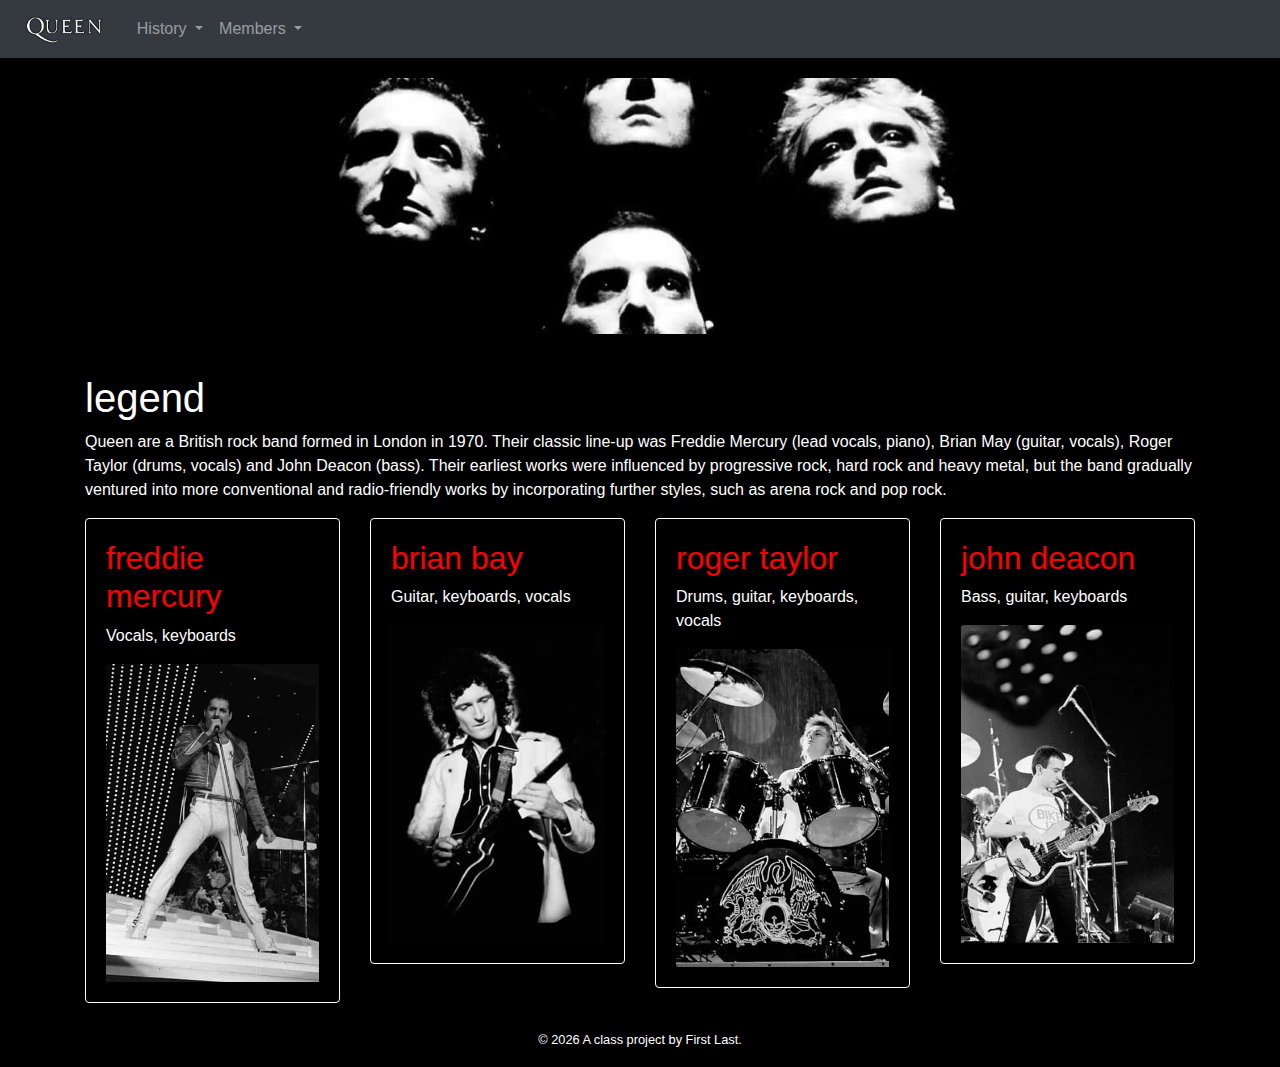
<file: docs/index.html>
<!doctype html>
<html lang="en">
<head>
  <title>Queen</title>
  <meta name="description" content="Queen - history, discography, members">
  <meta charset="utf-8">
  <meta http-equiv="X-UA-Compatible" content="IE=edge" />
  <meta name="viewport" content="width=device-width, initial-scale=1, maximum-scale=1">
  <link rel="stylesheet" href="css/main.css">
</head>
<body>
  <nav class="navbar navbar-expand-lg navbar-dark bg-dark">
  <a class="navbar-brand" href="index.html"><img src="img/queen-logo-white.png" height="30px"></a>
  <button class="navbar-toggler" type="button" data-toggle="collapse" data-target="#navbarNavDropdown" aria-controls="navbarNavDropdown" aria-expanded="false" aria-label="Toggle navigation">
    <span class="navbar-toggler-icon"></span>
  </button>
  <div class="collapse navbar-collapse" id="navbarNavDropdown">
    <ul class="navbar-nav">
      <li class="nav-item dropdown">
        <a class="nav-link dropdown-toggle" href="#" id="navbarDropdownMenuLink" role="button" data-toggle="dropdown" aria-haspopup="true" aria-expanded="false">
          History
        </a>
        <div class="dropdown-menu" aria-labelledby="navbarDropdownMenuLink">
          <a class="dropdown-item" href="discography.html">Discography</a>
          <a class="dropdown-item" href="concerts.html">Concerts</a>
          <a class="dropdown-item" href="billboard.html">Billboard</a>
          </li>
      <li class="nav-item dropdown">
        <a class="nav-link dropdown-toggle" href="#" id="navbarDropdownMenuLink" role="button" data-toggle="dropdown" aria-haspopup="true" aria-expanded="false">
          Members
        </a>
        <div class="dropdown-menu" aria-labelledby="navbarDropdownMenuLink">
          <a class="dropdown-item" href="freddie-mercury.html">Freddie Mercury</a>
          <a class="dropdown-item" href="brian-may.html">Brian May</a>
          <a class="dropdown-item" href="john-deacon.html">John Deacon</a>
          <a class="dropdown-item" href="roger-taylor.html">Roger Taylor</a>
        </div>
      </li>
    </ul>
  </div>
</nav>

  <div class="jumbotron banner text-center">
</div>
  
  
<div class="container">
  <div class="row">
   <div class="col-12">
    <h1>legend</h1>
    <p>Queen are a British rock band formed in London in 1970. Their classic line-up was Freddie Mercury (lead vocals, piano), Brian May (guitar, vocals), Roger Taylor (drums, vocals) and John Deacon (bass). Their earliest works were influenced by progressive rock, hard rock and heavy metal, but the band gradually ventured into more conventional and radio-friendly works by incorporating further styles, such as arena rock and pop rock.</p>
   </div>
  </div>
     <div class="row">
 
    <div class="col-sm-6 col-lg-3">
    <div class="card mb-4">
     <div class="card-body">
      <h2> <a href="freddie-mercury.html" class="card-link"> freddie mercury</a></h2> 
      <p class="card-text"> Vocals, keyboards </p>
      <img src="img/freddie-mercury-bw.jpg" class="card-img-top"> 
     </div>
    </div>
   </div>
   
    <div class="col-sm-6 col-lg-3">
    <div class="card mb-4">
     <div class="card-body">
      <h2> <a href="brian-may.html" class="card-link"> brian bay</a></h2> 
      <p class="card-text"> Guitar, keyboards, vocals </p>
      <img src="img/brian-may-bw.jpg" class="card-img-top"> 
     </div>
    </div>
   </div>
   
    <div class="col-sm-6 col-lg-3">
    <div class="card mb-4">
     <div class="card-body">
      <h2> <a href="roger-taylor.html" class="card-link"> roger taylor</a></h2> 
      <p class="card-text"> Drums, guitar, keyboards, vocals </p>
      <img src="img/roger-taylor-bw.jpg" class="card-img-top"> 
     </div>
    </div>
   </div>
   
    <div class="col-sm-6 col-lg-3">
    <div class="card mb-4">
     <div class="card-body">
      <h2> <a href="john-deacon.html" class="card-link"> john deacon</a></h2> 
      <p class="card-text"> Bass, guitar, keyboards </p>
      <img src="img/john-deacon-bw.jpg" class="card-img-top"> 
     </div>
    </div>
   </div>
   
</div>

</div>
  


  <footer>
<p id="legal" class="center-block text-center">
  <small>&copy; <span class="copyright-year"></span>
  A class project by First Last.
</p>
</footer>


  <script src="js/jquery.js"></script>
  <script src="js/popper.js"></script>
  <script src="js/bootstrap.js"></script>
  <script src="js/scripts.js"></script>
</body>
</html>
</file>
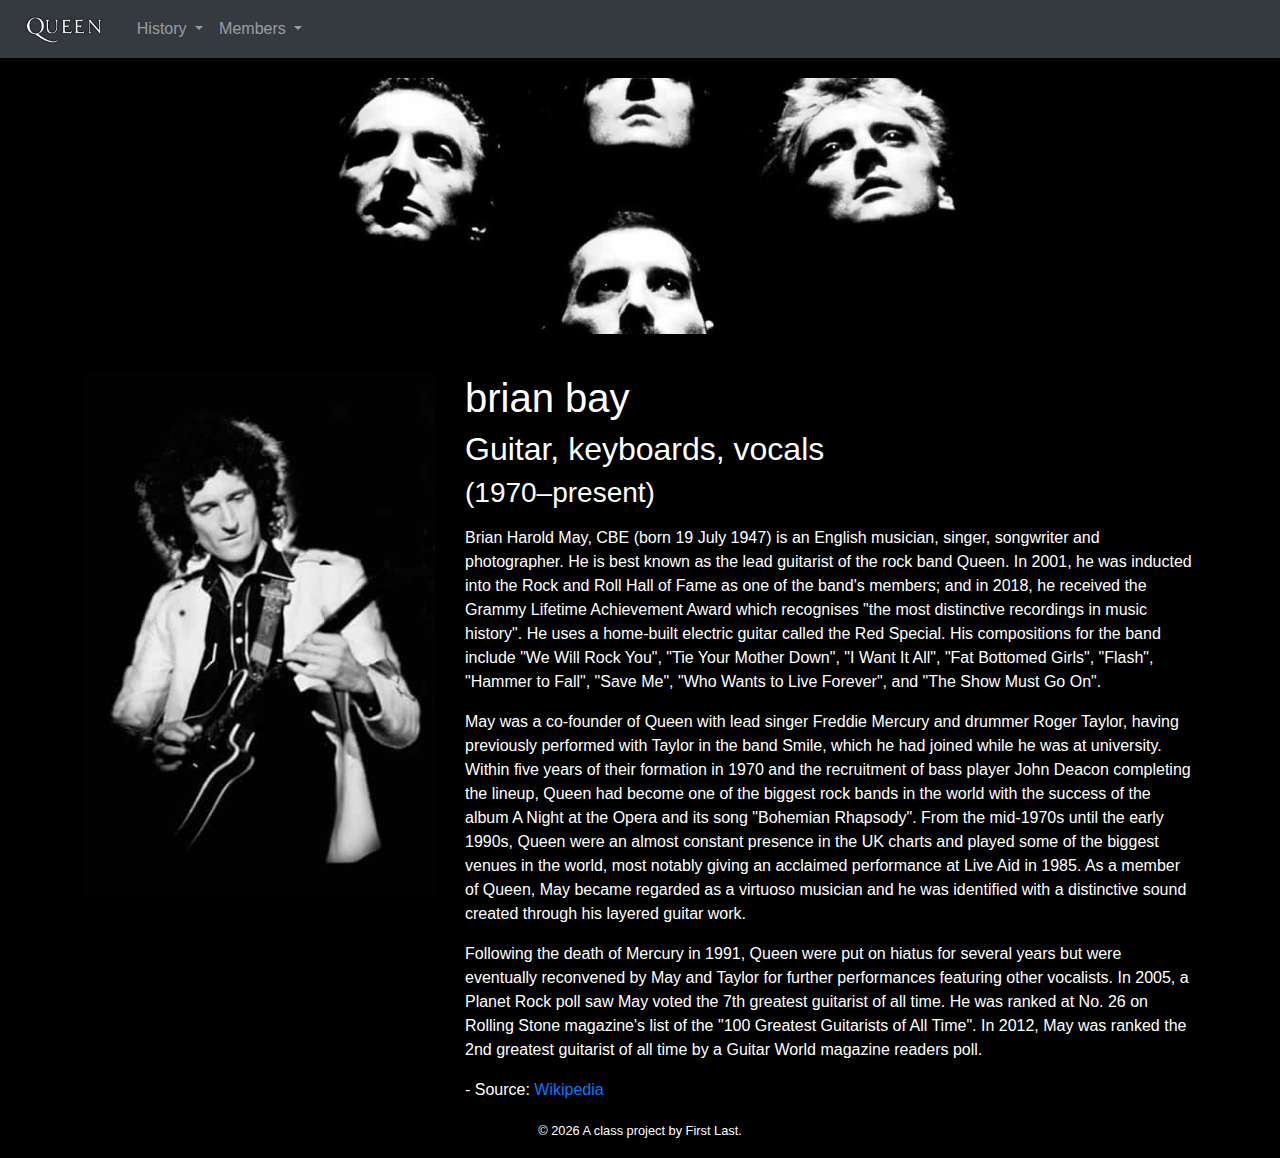
<file: docs/brian-may.html>
<!doctype html>
<html lang="en">
<head>
  <title>Queen</title>
  <meta name="description" content="Default description">
  <meta charset="utf-8">
  <meta http-equiv="X-UA-Compatible" content="IE=edge" />
  <meta name="viewport" content="width=device-width, initial-scale=1, maximum-scale=1">
  <link rel="stylesheet" href="css/main.css">
</head>
<body>
  <nav class="navbar navbar-expand-lg navbar-dark bg-dark">
  <a class="navbar-brand" href="index.html"><img src="img/queen-logo-white.png" height="30px"></a>
  <button class="navbar-toggler" type="button" data-toggle="collapse" data-target="#navbarNavDropdown" aria-controls="navbarNavDropdown" aria-expanded="false" aria-label="Toggle navigation">
    <span class="navbar-toggler-icon"></span>
  </button>
  <div class="collapse navbar-collapse" id="navbarNavDropdown">
    <ul class="navbar-nav">
      <li class="nav-item dropdown">
        <a class="nav-link dropdown-toggle" href="#" id="navbarDropdownMenuLink" role="button" data-toggle="dropdown" aria-haspopup="true" aria-expanded="false">
          History
        </a>
        <div class="dropdown-menu" aria-labelledby="navbarDropdownMenuLink">
          <a class="dropdown-item" href="discography.html">Discography</a>
          <a class="dropdown-item" href="concerts.html">Concerts</a>
          <a class="dropdown-item" href="billboard.html">Billboard</a>
          </li>
      <li class="nav-item dropdown">
        <a class="nav-link dropdown-toggle" href="#" id="navbarDropdownMenuLink" role="button" data-toggle="dropdown" aria-haspopup="true" aria-expanded="false">
          Members
        </a>
        <div class="dropdown-menu" aria-labelledby="navbarDropdownMenuLink">
          <a class="dropdown-item" href="freddie-mercury.html">Freddie Mercury</a>
          <a class="dropdown-item" href="brian-may.html">Brian May</a>
          <a class="dropdown-item" href="john-deacon.html">John Deacon</a>
          <a class="dropdown-item" href="roger-taylor.html">Roger Taylor</a>
        </div>
      </li>
    </ul>
  </div>
</nav>

  <div class="jumbotron banner text-center">
</div>
  
  
<article class="container">
  <div class="row">
    <div class="col-sm-4">
      <img src="img/brian-may-bw.jpg" class= "img-fluid">
    </div>
    <div class="col-sm-8">
      
        <h1> brian bay </h1>
        <h2> Guitar, keyboards, vocals </h2>
        <h3> (1970–present) </h3>
        <p> <p>Brian Harold May, CBE (born 19 July 1947) is an English musician, singer, songwriter and photographer. He is best known as the lead guitarist of the rock band Queen. In 2001, he was inducted into the Rock and Roll Hall of Fame as one of the band's members; and in 2018, he received the Grammy Lifetime Achievement Award which recognises "the most distinctive recordings in music history". He uses a home-built electric guitar called the Red Special. His compositions for the band include "We Will Rock You", "Tie Your Mother Down", "I Want It All", "Fat Bottomed Girls", "Flash", "Hammer to Fall", "Save Me", "Who Wants to Live Forever", and "The Show Must Go On".</p>
<p>May was a co-founder of Queen with lead singer Freddie Mercury and drummer Roger Taylor, having previously performed with Taylor in the band Smile, which he had joined while he was at university. Within five years of their formation in 1970 and the recruitment of bass player John Deacon completing the lineup, Queen had become one of the biggest rock bands in the world with the success of the album A Night at the Opera and its song "Bohemian Rhapsody". From the mid-1970s until the early 1990s, Queen were an almost constant presence in the UK charts and played some of the biggest venues in the world, most notably giving an acclaimed performance at Live Aid in 1985. As a member of Queen, May became regarded as a virtuoso musician and he was identified with a distinctive sound created through his layered guitar work.</p>
<p>Following the death of Mercury in 1991, Queen were put on hiatus for several years but were eventually reconvened by May and Taylor for further performances featuring other vocalists. In 2005, a Planet Rock poll saw May voted the 7th greatest guitarist of all time. He was ranked at No. 26 on Rolling Stone magazine's list of the "100 Greatest Guitarists of All Time". In 2012, May was ranked the 2nd greatest guitarist of all time by a Guitar World magazine readers poll.</p>
<p>- Source: <a href="https://en.wikipedia.org/wiki/Brian_May">Wikipedia</a></p> </p>
      
    </div>
  </div>
</article>


  <footer>
<p id="legal" class="center-block text-center">
  <small>&copy; <span class="copyright-year"></span>
  A class project by First Last.
</p>
</footer>


  <script src="js/jquery.js"></script>
  <script src="js/popper.js"></script>
  <script src="js/bootstrap.js"></script>
  <script src="js/scripts.js"></script>
</body>
</html>
</file>
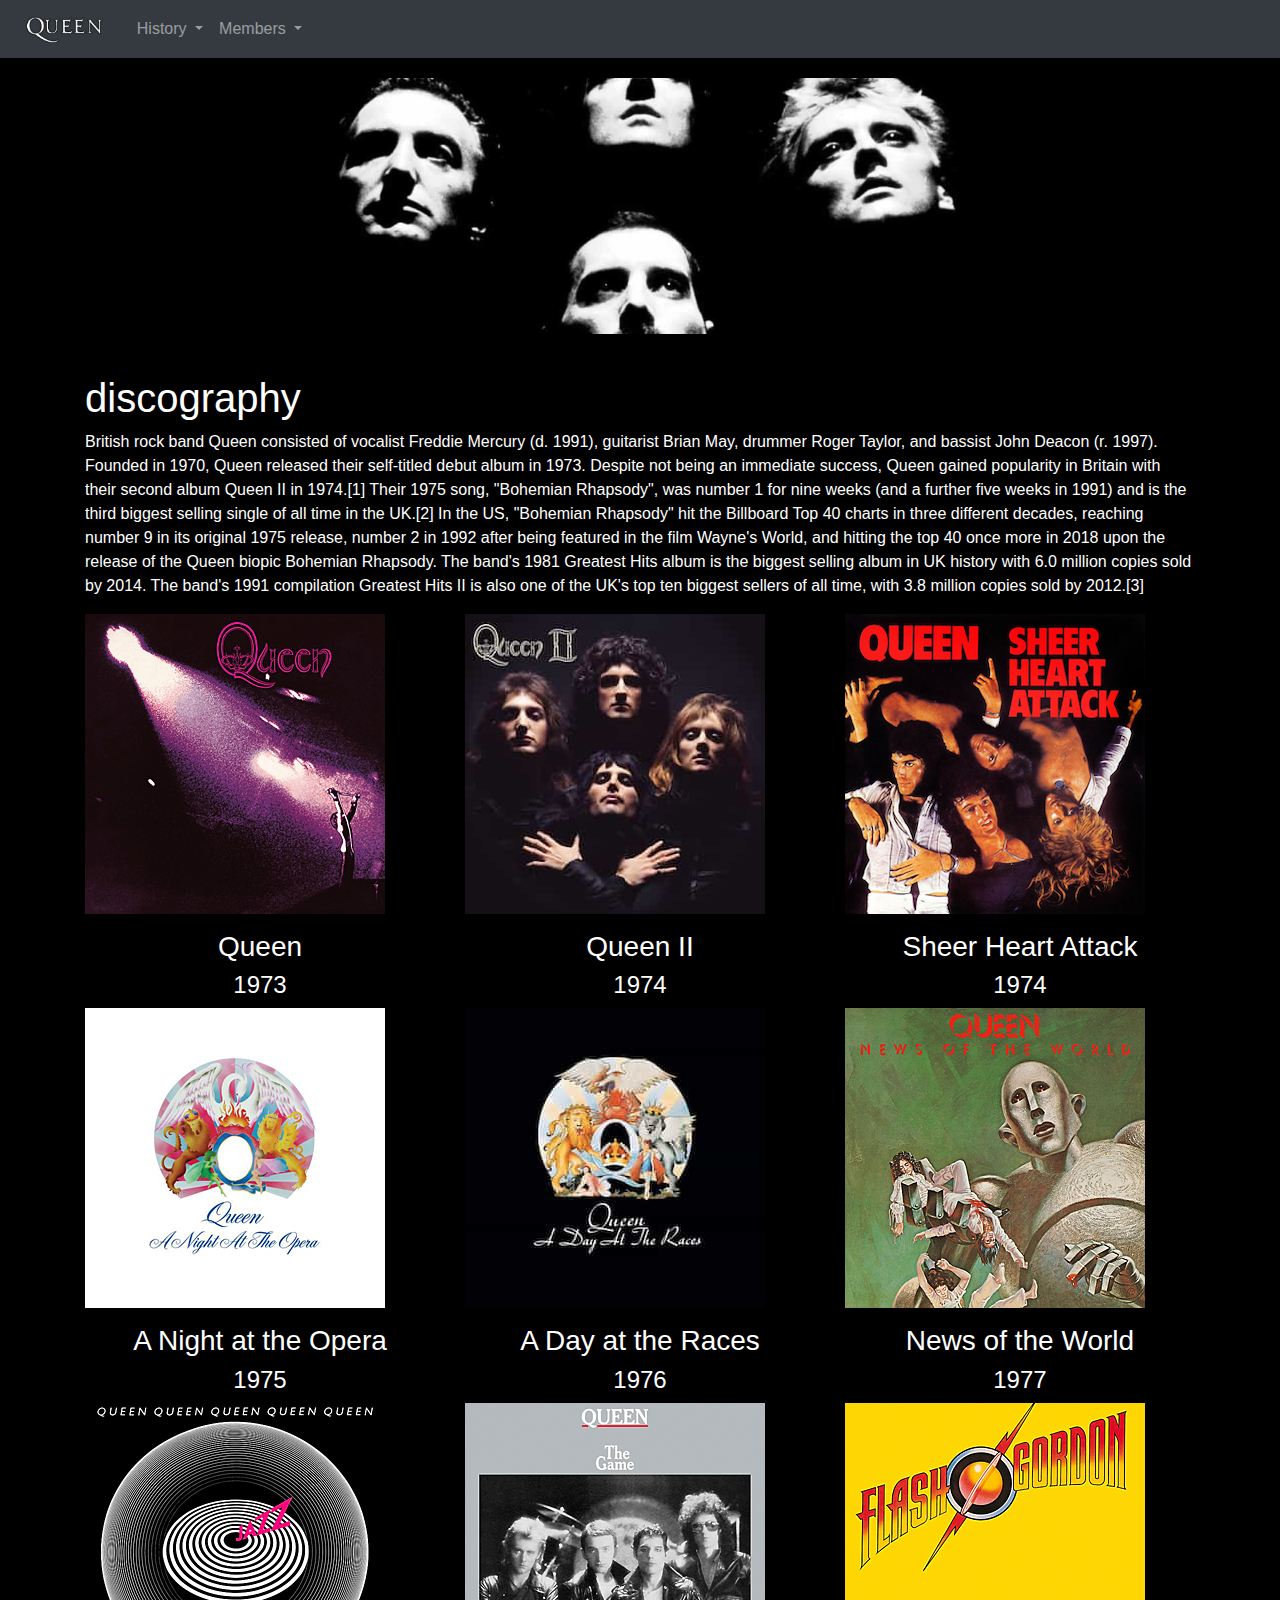
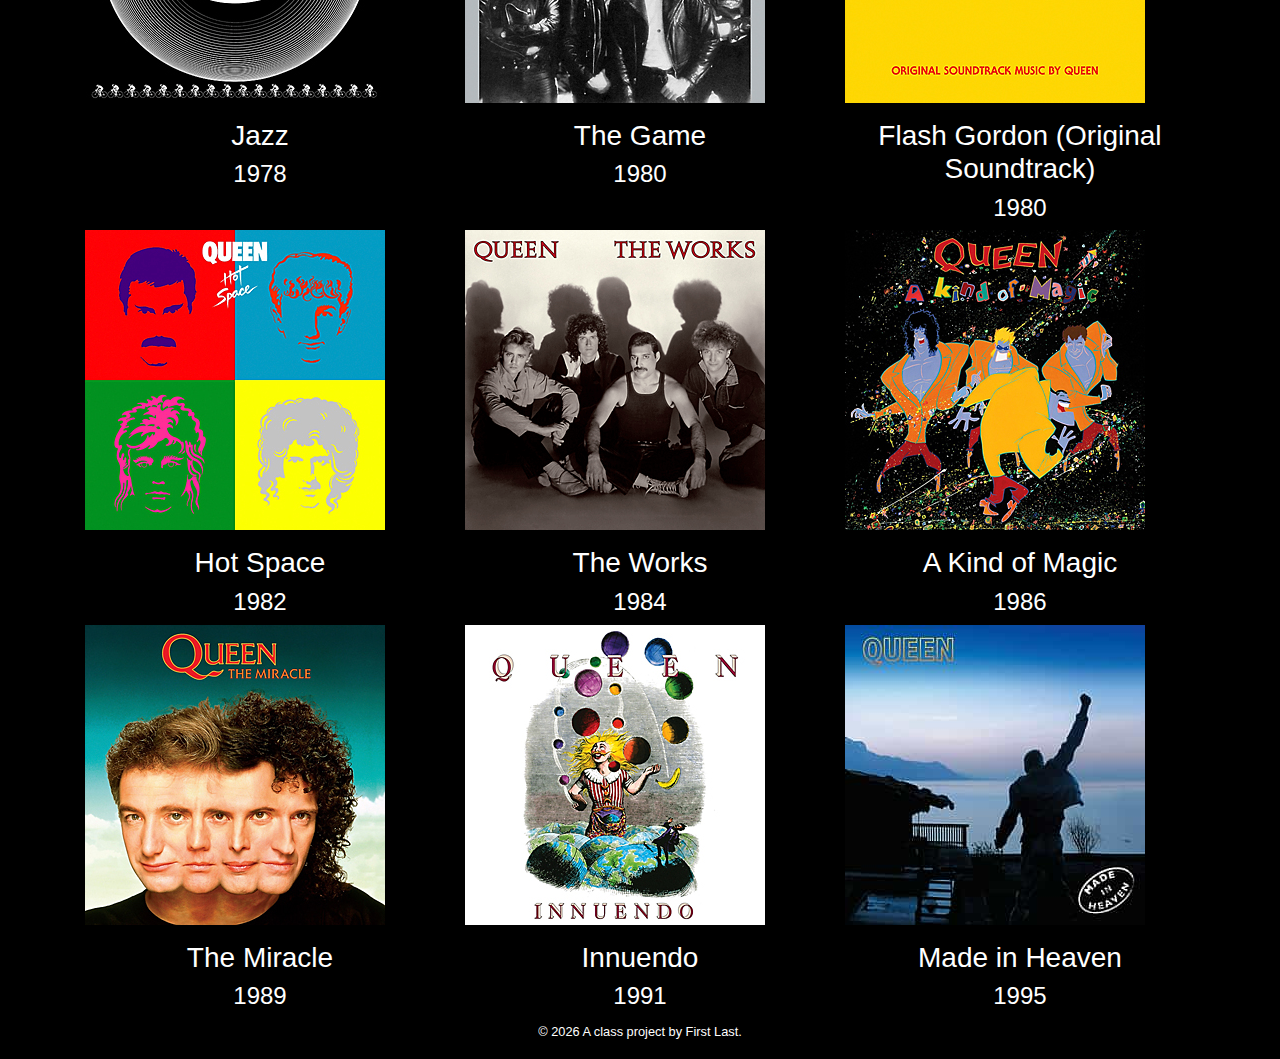
<file: docs/discography.html>
<!doctype html>
<html lang="en">
<head>
  <title>Queen</title>
  <meta name="description" content="Default description">
  <meta charset="utf-8">
  <meta http-equiv="X-UA-Compatible" content="IE=edge" />
  <meta name="viewport" content="width=device-width, initial-scale=1, maximum-scale=1">
  <link rel="stylesheet" href="css/main.css">
</head>
<body>
  <nav class="navbar navbar-expand-lg navbar-dark bg-dark">
  <a class="navbar-brand" href="index.html"><img src="img/queen-logo-white.png" height="30px"></a>
  <button class="navbar-toggler" type="button" data-toggle="collapse" data-target="#navbarNavDropdown" aria-controls="navbarNavDropdown" aria-expanded="false" aria-label="Toggle navigation">
    <span class="navbar-toggler-icon"></span>
  </button>
  <div class="collapse navbar-collapse" id="navbarNavDropdown">
    <ul class="navbar-nav">
      <li class="nav-item dropdown">
        <a class="nav-link dropdown-toggle" href="#" id="navbarDropdownMenuLink" role="button" data-toggle="dropdown" aria-haspopup="true" aria-expanded="false">
          History
        </a>
        <div class="dropdown-menu" aria-labelledby="navbarDropdownMenuLink">
          <a class="dropdown-item" href="discography.html">Discography</a>
          <a class="dropdown-item" href="concerts.html">Concerts</a>
          <a class="dropdown-item" href="billboard.html">Billboard</a>
          </li>
      <li class="nav-item dropdown">
        <a class="nav-link dropdown-toggle" href="#" id="navbarDropdownMenuLink" role="button" data-toggle="dropdown" aria-haspopup="true" aria-expanded="false">
          Members
        </a>
        <div class="dropdown-menu" aria-labelledby="navbarDropdownMenuLink">
          <a class="dropdown-item" href="freddie-mercury.html">Freddie Mercury</a>
          <a class="dropdown-item" href="brian-may.html">Brian May</a>
          <a class="dropdown-item" href="john-deacon.html">John Deacon</a>
          <a class="dropdown-item" href="roger-taylor.html">Roger Taylor</a>
        </div>
      </li>
    </ul>
  </div>
</nav>

  <div class="jumbotron banner text-center">
</div>
  
  
<div class="container">
 <div class="row">
   <div class="col-12">
    <h1>discography</h1>
    <p>British rock band Queen consisted of vocalist Freddie Mercury (d. 1991), guitarist Brian May, drummer Roger Taylor, and bassist John Deacon (r. 1997). Founded in 1970, Queen released their self-titled debut album in 1973. Despite not being an immediate success, Queen gained popularity in Britain with their second album Queen II in 1974.[1] Their 1975 song, "Bohemian Rhapsody", was number 1 for nine weeks (and a further five weeks in 1991) and is the third biggest selling single of all time in the UK.[2] In the US, "Bohemian Rhapsody" hit the Billboard Top 40 charts in three different decades, reaching number 9 in its original 1975 release, number 2 in 1992 after being featured in the film Wayne's World, and hitting the top 40 once more in 2018 upon the release of the Queen biopic Bohemian Rhapsody. The band's 1981 Greatest Hits album is the biggest selling album in UK history with 6.0 million copies sold by 2014. The band's 1991 compilation Greatest Hits II is also one of the UK's top ten biggest sellers of all time, with 3.8 million copies sold by 2012.[3] </p>
   </div>
  </div>
  <div class="row">

  <div class="col-sm-6 col-md-4">
          <img alt="picture" src="img/Queen_Queen.png"
            class="img-fluid mb-3 mx-auto" >
          <h3 class="text-center">Queen</h3>
          <h4 class="text-center">1973 </h4>
  </div>

  <div class="col-sm-6 col-md-4">
          <img alt="picture" src="img/Queen_Queen_II.jpg"
            class="img-fluid mb-3 mx-auto" >
          <h3 class="text-center">Queen II</h3>
          <h4 class="text-center">1974 </h4>
  </div>

  <div class="col-sm-6 col-md-4">
          <img alt="picture" src="img/Queen_Sheer_Heart_Attack.png"
            class="img-fluid mb-3 mx-auto" >
          <h3 class="text-center">Sheer Heart Attack</h3>
          <h4 class="text-center">1974 </h4>
  </div>

  <div class="col-sm-6 col-md-4">
          <img alt="picture" src="img/Queen_A_Night_At_The_Opera.png"
            class="img-fluid mb-3 mx-auto" >
          <h3 class="text-center">A Night at the Opera</h3>
          <h4 class="text-center">1975 </h4>
  </div>

  <div class="col-sm-6 col-md-4">
          <img alt="picture" src="img/Queen_A_Day_at_the_Races.jpg"
            class="img-fluid mb-3 mx-auto" >
          <h3 class="text-center">A Day at the Races</h3>
          <h4 class="text-center">1976 </h4>
  </div>

  <div class="col-sm-6 col-md-4">
          <img alt="picture" src="img/Queen_News_Of_The_World.png"
            class="img-fluid mb-3 mx-auto" >
          <h3 class="text-center">News of the World</h3>
          <h4 class="text-center">1977 </h4>
  </div>

  <div class="col-sm-6 col-md-4">
          <img alt="picture" src="img/Queen_Jazz.png"
            class="img-fluid mb-3 mx-auto" >
          <h3 class="text-center">Jazz</h3>
          <h4 class="text-center">1978 </h4>
  </div>

  <div class="col-sm-6 col-md-4">
          <img alt="picture" src="img/Queen_The_Game.png"
            class="img-fluid mb-3 mx-auto" >
          <h3 class="text-center">The Game</h3>
          <h4 class="text-center">1980 </h4>
  </div>

  <div class="col-sm-6 col-md-4">
          <img alt="picture" src="img/Queen_Flash_Gordon.png"
            class="img-fluid mb-3 mx-auto" >
          <h3 class="text-center">Flash Gordon (Original Soundtrack)</h3>
          <h4 class="text-center">1980 </h4>
  </div>

  <div class="col-sm-6 col-md-4">
          <img alt="picture" src="img/Queen_Hot_Space.png"
            class="img-fluid mb-3 mx-auto" >
          <h3 class="text-center">Hot Space</h3>
          <h4 class="text-center">1982 </h4>
  </div>

  <div class="col-sm-6 col-md-4">
          <img alt="picture" src="img/Queen_The_Works.png"
            class="img-fluid mb-3 mx-auto" >
          <h3 class="text-center">The Works</h3>
          <h4 class="text-center">1984 </h4>
  </div>

  <div class="col-sm-6 col-md-4">
          <img alt="picture" src="img/Queen_A_Kind_Of_Magic.png"
            class="img-fluid mb-3 mx-auto" >
          <h3 class="text-center">A Kind of Magic</h3>
          <h4 class="text-center">1986 </h4>
  </div>

  <div class="col-sm-6 col-md-4">
          <img alt="picture" src="img/Queen_The_Miracle.png"
            class="img-fluid mb-3 mx-auto" >
          <h3 class="text-center">The Miracle</h3>
          <h4 class="text-center">1989 </h4>
  </div>

  <div class="col-sm-6 col-md-4">
          <img alt="picture" src="img/Queen_Innuendo.png"
            class="img-fluid mb-3 mx-auto" >
          <h3 class="text-center">Innuendo</h3>
          <h4 class="text-center">1991 </h4>
  </div>

  <div class="col-sm-6 col-md-4">
          <img alt="picture" src="img/Queen_Made_in_Heaven.jpg"
            class="img-fluid mb-3 mx-auto" >
          <h3 class="text-center">Made in Heaven</h3>
          <h4 class="text-center">1995 </h4>
  </div>

</div>  
</div>


  <footer>
<p id="legal" class="center-block text-center">
  <small>&copy; <span class="copyright-year"></span>
  A class project by First Last.
</p>
</footer>


  <script src="js/jquery.js"></script>
  <script src="js/popper.js"></script>
  <script src="js/bootstrap.js"></script>
  <script src="js/scripts.js"></script>
</body>
</html>
</file>
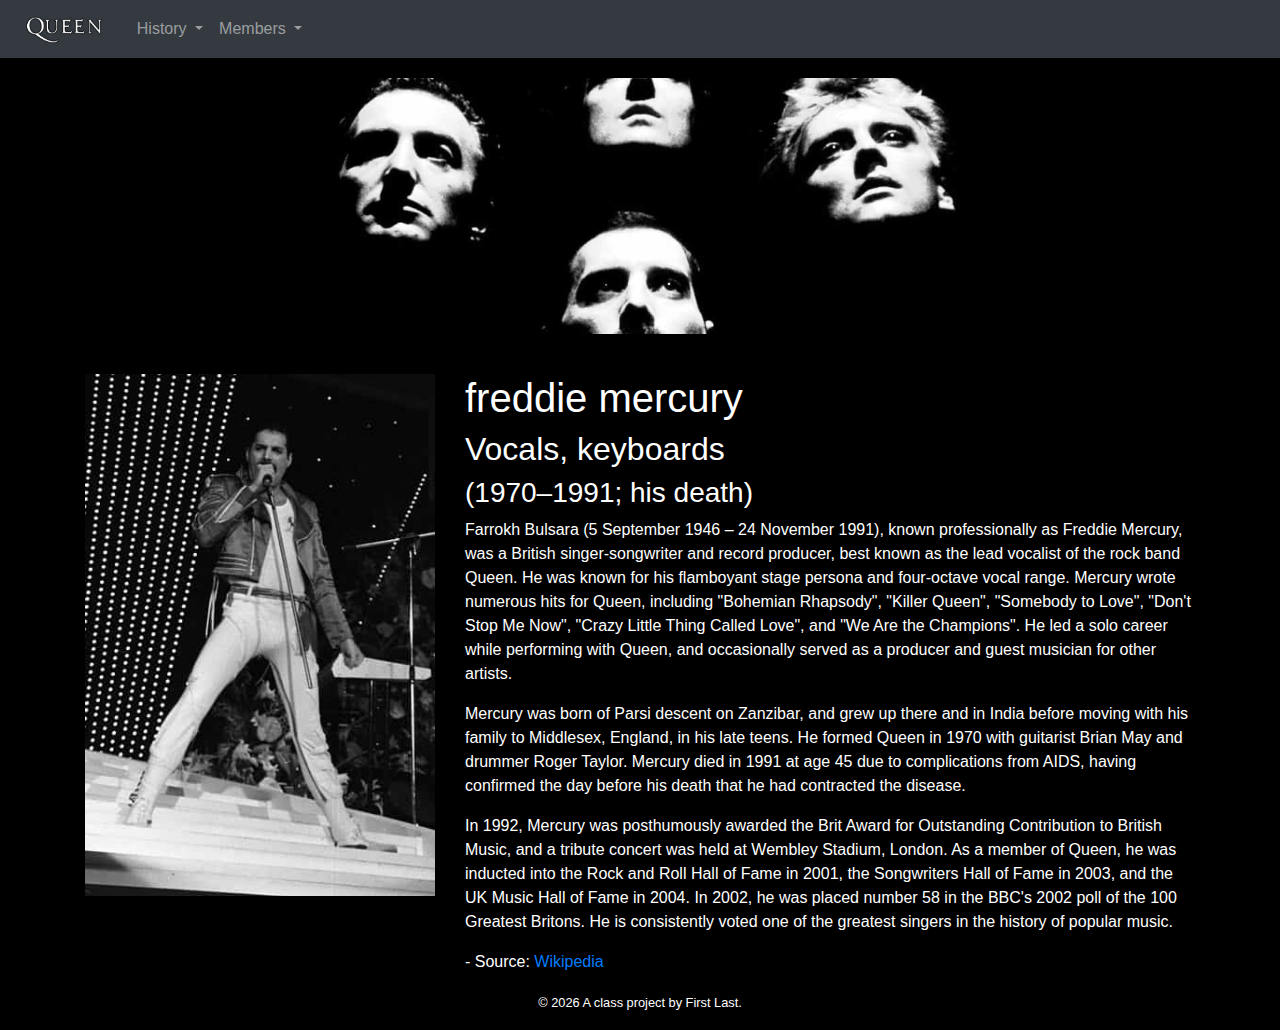
<file: docs/freddie-mercury.html>
<!doctype html>
<html lang="en">
<head>
  <title>Queen</title>
  <meta name="description" content="Default description">
  <meta charset="utf-8">
  <meta http-equiv="X-UA-Compatible" content="IE=edge" />
  <meta name="viewport" content="width=device-width, initial-scale=1, maximum-scale=1">
  <link rel="stylesheet" href="css/main.css">
</head>
<body>
  <nav class="navbar navbar-expand-lg navbar-dark bg-dark">
  <a class="navbar-brand" href="index.html"><img src="img/queen-logo-white.png" height="30px"></a>
  <button class="navbar-toggler" type="button" data-toggle="collapse" data-target="#navbarNavDropdown" aria-controls="navbarNavDropdown" aria-expanded="false" aria-label="Toggle navigation">
    <span class="navbar-toggler-icon"></span>
  </button>
  <div class="collapse navbar-collapse" id="navbarNavDropdown">
    <ul class="navbar-nav">
      <li class="nav-item dropdown">
        <a class="nav-link dropdown-toggle" href="#" id="navbarDropdownMenuLink" role="button" data-toggle="dropdown" aria-haspopup="true" aria-expanded="false">
          History
        </a>
        <div class="dropdown-menu" aria-labelledby="navbarDropdownMenuLink">
          <a class="dropdown-item" href="discography.html">Discography</a>
          <a class="dropdown-item" href="concerts.html">Concerts</a>
          <a class="dropdown-item" href="billboard.html">Billboard</a>
          </li>
      <li class="nav-item dropdown">
        <a class="nav-link dropdown-toggle" href="#" id="navbarDropdownMenuLink" role="button" data-toggle="dropdown" aria-haspopup="true" aria-expanded="false">
          Members
        </a>
        <div class="dropdown-menu" aria-labelledby="navbarDropdownMenuLink">
          <a class="dropdown-item" href="freddie-mercury.html">Freddie Mercury</a>
          <a class="dropdown-item" href="brian-may.html">Brian May</a>
          <a class="dropdown-item" href="john-deacon.html">John Deacon</a>
          <a class="dropdown-item" href="roger-taylor.html">Roger Taylor</a>
        </div>
      </li>
    </ul>
  </div>
</nav>

  <div class="jumbotron banner text-center">
</div>
  
  
<article class="container">
  <div class="row">
    <div class="col-sm-4">
      <img src="img/freddie-mercury-bw.jpg" class= "img-fluid">
    </div>
    <div class="col-sm-8">
      
        <h1> freddie mercury </h1>
        <h2> Vocals, keyboards </h2>
        <h3> (1970–1991; his death) </h3>
        <p> Farrokh Bulsara (5 September 1946 – 24 November 1991), known professionally as Freddie Mercury, was a British singer-songwriter and record producer, best known as the lead vocalist of the rock band Queen. He was known for his flamboyant stage persona and four-octave vocal range. Mercury wrote numerous hits for Queen, including "Bohemian Rhapsody", "Killer Queen", "Somebody to Love", "Don't Stop Me Now", "Crazy Little Thing Called Love", and "We Are the Champions". He led a solo career while performing with Queen, and occasionally served as a producer and guest musician for other artists.</p>
<p>Mercury was born of Parsi descent on Zanzibar, and grew up there and in India before moving with his family to Middlesex, England, in his late teens. He formed Queen in 1970 with guitarist Brian May and drummer Roger Taylor. Mercury died in 1991 at age 45 due to complications from AIDS, having confirmed the day before his death that he had contracted the disease.</p>
<p>In 1992, Mercury was posthumously awarded the Brit Award for Outstanding Contribution to British Music, and a tribute concert was held at Wembley Stadium, London. As a member of Queen, he was inducted into the Rock and Roll Hall of Fame in 2001, the Songwriters Hall of Fame in 2003, and the UK Music Hall of Fame in 2004. In 2002, he was placed number 58 in the BBC's 2002 poll of the 100 Greatest Britons. He is consistently voted one of the greatest singers in the history of popular music.</p>
<p>- Source: <a href="https://en.wikipedia.org/wiki/Freddie_Mercury">Wikipedia</a> </p>
      
    </div>
  </div>
</article>


  <footer>
<p id="legal" class="center-block text-center">
  <small>&copy; <span class="copyright-year"></span>
  A class project by First Last.
</p>
</footer>


  <script src="js/jquery.js"></script>
  <script src="js/popper.js"></script>
  <script src="js/bootstrap.js"></script>
  <script src="js/scripts.js"></script>
</body>
</html>
</file>
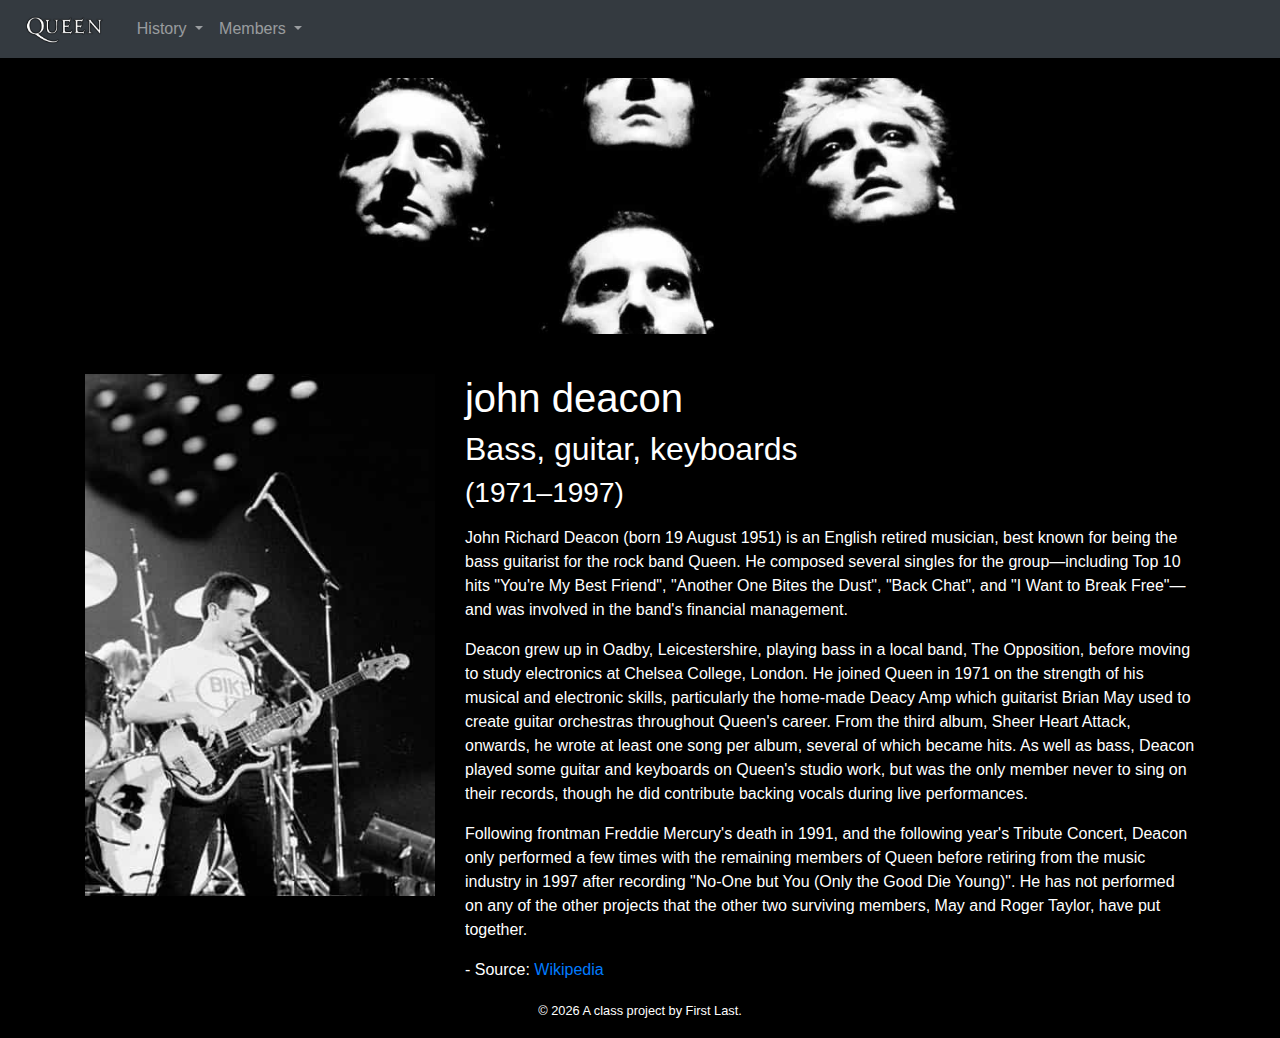
<file: docs/john-deacon.html>
<!doctype html>
<html lang="en">
<head>
  <title>Queen</title>
  <meta name="description" content="Default description">
  <meta charset="utf-8">
  <meta http-equiv="X-UA-Compatible" content="IE=edge" />
  <meta name="viewport" content="width=device-width, initial-scale=1, maximum-scale=1">
  <link rel="stylesheet" href="css/main.css">
</head>
<body>
  <nav class="navbar navbar-expand-lg navbar-dark bg-dark">
  <a class="navbar-brand" href="index.html"><img src="img/queen-logo-white.png" height="30px"></a>
  <button class="navbar-toggler" type="button" data-toggle="collapse" data-target="#navbarNavDropdown" aria-controls="navbarNavDropdown" aria-expanded="false" aria-label="Toggle navigation">
    <span class="navbar-toggler-icon"></span>
  </button>
  <div class="collapse navbar-collapse" id="navbarNavDropdown">
    <ul class="navbar-nav">
      <li class="nav-item dropdown">
        <a class="nav-link dropdown-toggle" href="#" id="navbarDropdownMenuLink" role="button" data-toggle="dropdown" aria-haspopup="true" aria-expanded="false">
          History
        </a>
        <div class="dropdown-menu" aria-labelledby="navbarDropdownMenuLink">
          <a class="dropdown-item" href="discography.html">Discography</a>
          <a class="dropdown-item" href="concerts.html">Concerts</a>
          <a class="dropdown-item" href="billboard.html">Billboard</a>
          </li>
      <li class="nav-item dropdown">
        <a class="nav-link dropdown-toggle" href="#" id="navbarDropdownMenuLink" role="button" data-toggle="dropdown" aria-haspopup="true" aria-expanded="false">
          Members
        </a>
        <div class="dropdown-menu" aria-labelledby="navbarDropdownMenuLink">
          <a class="dropdown-item" href="freddie-mercury.html">Freddie Mercury</a>
          <a class="dropdown-item" href="brian-may.html">Brian May</a>
          <a class="dropdown-item" href="john-deacon.html">John Deacon</a>
          <a class="dropdown-item" href="roger-taylor.html">Roger Taylor</a>
        </div>
      </li>
    </ul>
  </div>
</nav>

  <div class="jumbotron banner text-center">
</div>
  
  
<article class="container">
  <div class="row">
    <div class="col-sm-4">
      <img src="img/john-deacon-bw.jpg" class= "img-fluid">
    </div>
    <div class="col-sm-8">
      
        <h1> john deacon </h1>
        <h2> Bass, guitar, keyboards </h2>
        <h3> (1971–1997) </h3>
        <p> <p>John Richard Deacon (born 19 August 1951) is an English retired musician, best known for being the bass guitarist for the rock band Queen. He composed several singles for the group—including Top 10 hits "You're My Best Friend", "Another One Bites the Dust", "Back Chat", and "I Want to Break Free"—and was involved in the band's financial management.</p>
<p>Deacon grew up in Oadby, Leicestershire, playing bass in a local band, The Opposition, before moving to study electronics at Chelsea College, London. He joined Queen in 1971 on the strength of his musical and electronic skills, particularly the home-made Deacy Amp which guitarist Brian May used to create guitar orchestras throughout Queen's career. From the third album, Sheer Heart Attack, onwards, he wrote at least one song per album, several of which became hits. As well as bass, Deacon played some guitar and keyboards on Queen's studio work, but was the only member never to sing on their records, though he did contribute backing vocals during live performances.</p>
<p>Following frontman Freddie Mercury's death in 1991, and the following year's Tribute Concert, Deacon only performed a few times with the remaining members of Queen before retiring from the music industry in 1997 after recording "No-One but You (Only the Good Die Young)". He has not performed on any of the other projects that the other two surviving members, May and Roger Taylor, have put together.</p>
<p>- Source: <a href="https://en.wikipedia.org/wiki/John_Deacon">Wikipedia</a></p> </p>
      
    </div>
  </div>
</article>


  <footer>
<p id="legal" class="center-block text-center">
  <small>&copy; <span class="copyright-year"></span>
  A class project by First Last.
</p>
</footer>


  <script src="js/jquery.js"></script>
  <script src="js/popper.js"></script>
  <script src="js/bootstrap.js"></script>
  <script src="js/scripts.js"></script>
</body>
</html>
</file>
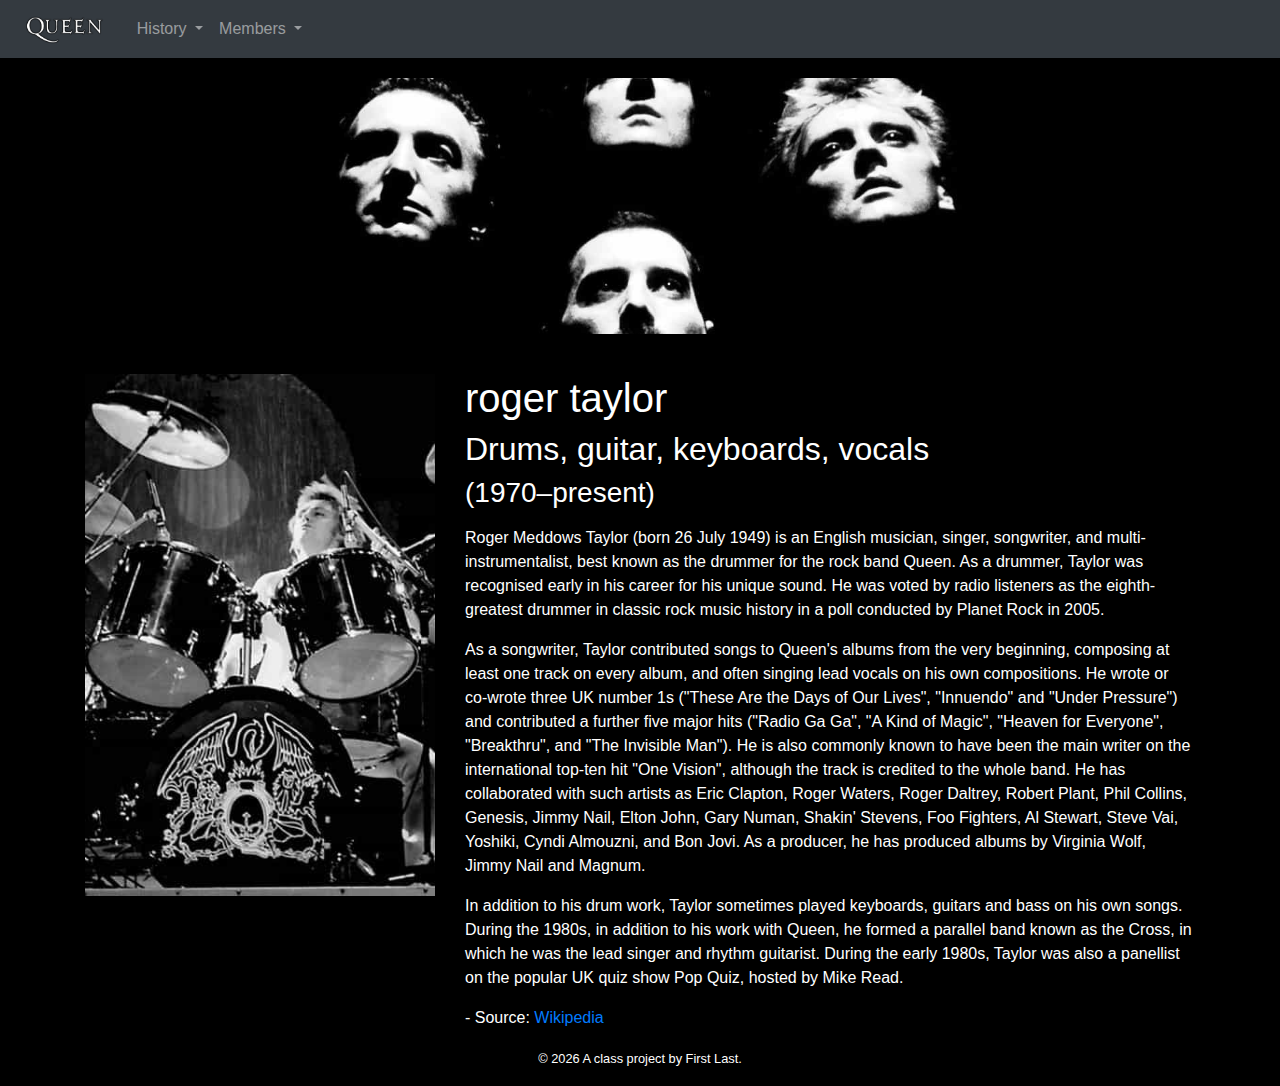
<file: docs/roger-taylor.html>
<!doctype html>
<html lang="en">
<head>
  <title>Queen</title>
  <meta name="description" content="Default description">
  <meta charset="utf-8">
  <meta http-equiv="X-UA-Compatible" content="IE=edge" />
  <meta name="viewport" content="width=device-width, initial-scale=1, maximum-scale=1">
  <link rel="stylesheet" href="css/main.css">
</head>
<body>
  <nav class="navbar navbar-expand-lg navbar-dark bg-dark">
  <a class="navbar-brand" href="index.html"><img src="img/queen-logo-white.png" height="30px"></a>
  <button class="navbar-toggler" type="button" data-toggle="collapse" data-target="#navbarNavDropdown" aria-controls="navbarNavDropdown" aria-expanded="false" aria-label="Toggle navigation">
    <span class="navbar-toggler-icon"></span>
  </button>
  <div class="collapse navbar-collapse" id="navbarNavDropdown">
    <ul class="navbar-nav">
      <li class="nav-item dropdown">
        <a class="nav-link dropdown-toggle" href="#" id="navbarDropdownMenuLink" role="button" data-toggle="dropdown" aria-haspopup="true" aria-expanded="false">
          History
        </a>
        <div class="dropdown-menu" aria-labelledby="navbarDropdownMenuLink">
          <a class="dropdown-item" href="discography.html">Discography</a>
          <a class="dropdown-item" href="concerts.html">Concerts</a>
          <a class="dropdown-item" href="billboard.html">Billboard</a>
          </li>
      <li class="nav-item dropdown">
        <a class="nav-link dropdown-toggle" href="#" id="navbarDropdownMenuLink" role="button" data-toggle="dropdown" aria-haspopup="true" aria-expanded="false">
          Members
        </a>
        <div class="dropdown-menu" aria-labelledby="navbarDropdownMenuLink">
          <a class="dropdown-item" href="freddie-mercury.html">Freddie Mercury</a>
          <a class="dropdown-item" href="brian-may.html">Brian May</a>
          <a class="dropdown-item" href="john-deacon.html">John Deacon</a>
          <a class="dropdown-item" href="roger-taylor.html">Roger Taylor</a>
        </div>
      </li>
    </ul>
  </div>
</nav>

  <div class="jumbotron banner text-center">
</div>
  
  
<article class="container">
  <div class="row">
    <div class="col-sm-4">
      <img src="img/roger-taylor-bw.jpg" class= "img-fluid">
    </div>
    <div class="col-sm-8">
      
        <h1> roger taylor </h1>
        <h2> Drums, guitar, keyboards, vocals </h2>
        <h3> (1970–present) </h3>
        <p> <p>Roger Meddows Taylor (born 26 July 1949) is an English musician, singer, songwriter, and multi-instrumentalist, best known as the drummer for the rock band Queen. As a drummer, Taylor was recognised early in his career for his unique sound. He was voted by radio listeners as the eighth-greatest drummer in classic rock music history in a poll conducted by Planet Rock in 2005.</p>
<p>As a songwriter, Taylor contributed songs to Queen's albums from the very beginning, composing at least one track on every album, and often singing lead vocals on his own compositions. He wrote or co-wrote three UK number 1s ("These Are the Days of Our Lives", "Innuendo" and "Under Pressure") and contributed a further five major hits ("Radio Ga Ga", "A Kind of Magic", "Heaven for Everyone", "Breakthru", and "The Invisible Man"). He is also commonly known to have been the main writer on the international top-ten hit "One Vision", although the track is credited to the whole band. He has collaborated with such artists as Eric Clapton, Roger Waters, Roger Daltrey, Robert Plant, Phil Collins, Genesis, Jimmy Nail, Elton John, Gary Numan, Shakin' Stevens, Foo Fighters, Al Stewart, Steve Vai, Yoshiki, Cyndi Almouzni, and Bon Jovi. As a producer, he has produced albums by Virginia Wolf, Jimmy Nail and Magnum.</p>
<p>In addition to his drum work, Taylor sometimes played keyboards, guitars and bass on his own songs. During the 1980s, in addition to his work with Queen, he formed a parallel band known as the Cross, in which he was the lead singer and rhythm guitarist. During the early 1980s, Taylor was also a panellist on the popular UK quiz show Pop Quiz, hosted by Mike Read.</p>
<p>- Source: <a href="https://en.wikipedia.org/wiki/Roger_Taylor_(Queen_drummer)">Wikipedia</a></p> </p>
      
    </div>
  </div>
</article>


  <footer>
<p id="legal" class="center-block text-center">
  <small>&copy; <span class="copyright-year"></span>
  A class project by First Last.
</p>
</footer>


  <script src="js/jquery.js"></script>
  <script src="js/popper.js"></script>
  <script src="js/bootstrap.js"></script>
  <script src="js/scripts.js"></script>
</body>
</html>
</file>
